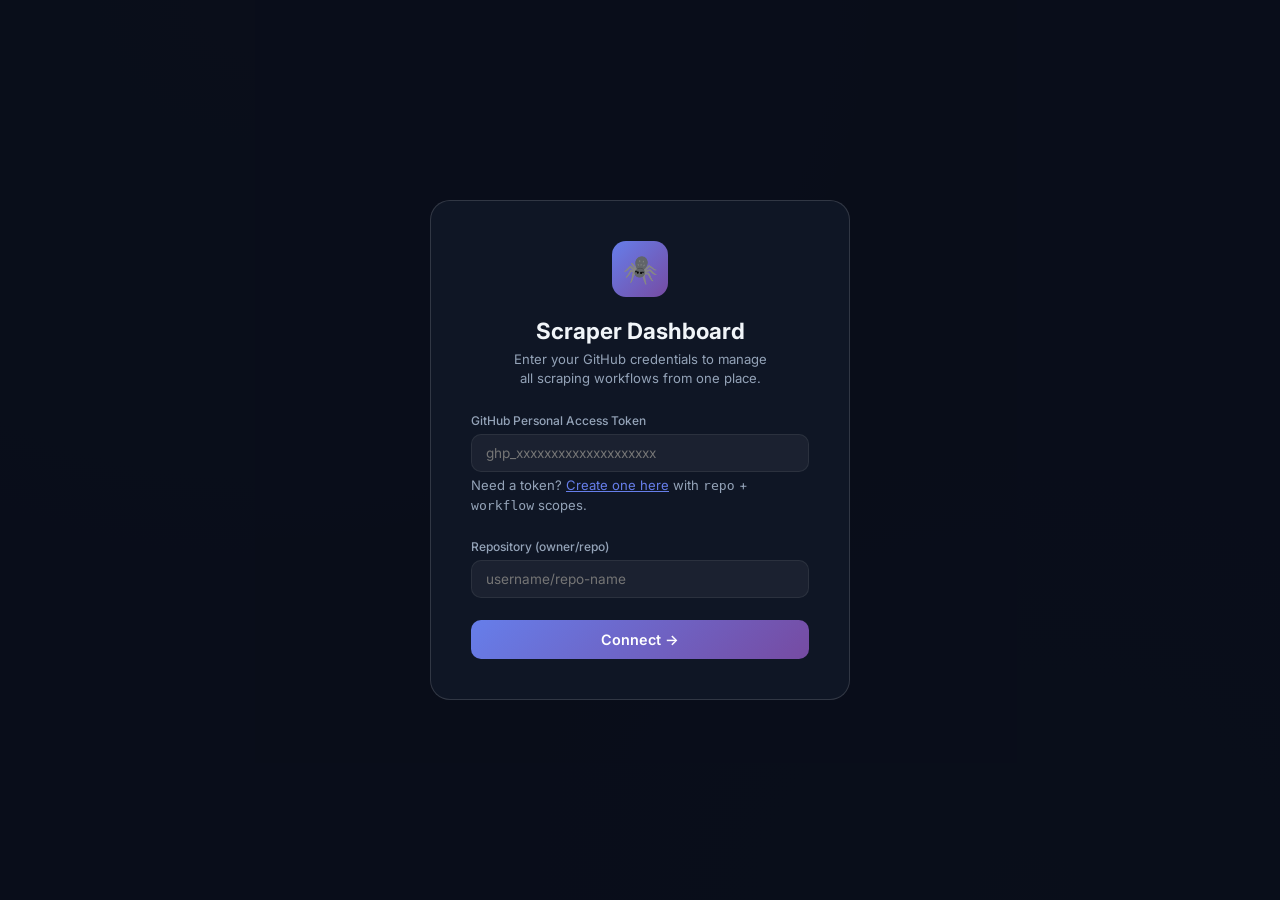
<file: docs/index.html>
<!DOCTYPE html>
<html lang="en">

<head>
    <meta charset="UTF-8">
    <meta name="viewport" content="width=device-width, initial-scale=1.0">
    <title>Scraper Workflow Dashboard</title>
    <link href="https://fonts.googleapis.com/css2?family=Inter:wght@300;400;500;600;700;800&display=swap"
        rel="stylesheet">
    <style>
        :root {
            --bg: #0a0e1a;
            --card: rgba(17, 24, 39, 0.75);
            --card-hover: rgba(22, 30, 48, 0.9);
            --border: rgba(255, 255, 255, 0.07);
            --border-act: rgba(255, 255, 255, 0.14);
            --text: #f1f5f9;
            --sub: #94a3b8;
            --muted: #64748b;
            --green: #22c55e;
            --red: #ef4444;
            --yellow: #f59e0b;
            --blue: #667eea;
            --purple: #764ba2;
            --r: 16px;
        }

        * {
            margin: 0;
            padding: 0;
            box-sizing: border-box;
        }

        body {
            font-family: 'Inter', sans-serif;
            background: var(--bg);
            color: var(--text);
            min-height: 100vh;
            background-image:
                radial-gradient(ellipse at 20% 0%, rgba(102, 126, 234, .07) 0%, transparent 50%),
                radial-gradient(ellipse at 80% 100%, rgba(118, 75, 162, .05) 0%, transparent 50%);
        }

        /* ======= AUTH OVERLAY ======= */
        #auth-overlay {
            position: fixed;
            inset: 0;
            background: rgba(10, 14, 26, .97);
            display: flex;
            align-items: center;
            justify-content: center;
            z-index: 1000;
        }

        .auth-box {
            background: rgba(17, 24, 39, .9);
            border: 1px solid var(--border-act);
            border-radius: 20px;
            padding: 40px;
            width: 420px;
            text-align: center;
        }

        .auth-logo {
            width: 56px;
            height: 56px;
            background: linear-gradient(135deg, var(--blue), var(--purple));
            border-radius: 14px;
            display: flex;
            align-items: center;
            justify-content: center;
            margin: 0 auto 20px;
            font-size: 28px;
        }

        .auth-box h2 {
            font-size: 1.4rem;
            font-weight: 700;
            margin-bottom: 6px;
        }

        .auth-box p {
            color: var(--sub);
            font-size: .82rem;
            margin-bottom: 24px;
            line-height: 1.5;
        }

        .auth-field {
            margin-bottom: 14px;
            text-align: left;
        }

        .auth-field label {
            font-size: .75rem;
            color: var(--sub);
            display: block;
            margin-bottom: 6px;
            font-weight: 500;
        }

        .auth-field input {
            width: 100%;
            background: rgba(255, 255, 255, .05);
            border: 1px solid var(--border);
            border-radius: 10px;
            padding: 10px 14px;
            color: var(--text);
            font-family: inherit;
            font-size: .85rem;
        }

        .auth-field input:focus {
            outline: none;
            border-color: rgba(102, 126, 234, .5);
        }

        .auth-hint {
            font-size: .7rem;
            color: var(--muted);
            margin-top: 4px;
        }

        .btn-primary {
            width: 100%;
            padding: 11px;
            background: linear-gradient(135deg, var(--blue), var(--purple));
            border: none;
            border-radius: 10px;
            color: white;
            font-weight: 600;
            font-size: .9rem;
            cursor: pointer;
            font-family: inherit;
            margin-top: 8px;
            transition: opacity .2s;
        }

        .btn-primary:hover {
            opacity: .9;
        }

        /* ======= HEADER ======= */
        .header {
            position: sticky;
            top: 0;
            z-index: 100;
            background: rgba(10, 14, 26, .88);
            backdrop-filter: blur(20px);
            border-bottom: 1px solid var(--border);
            padding: 14px 24px;
        }

        .header-content {
            max-width: 1400px;
            margin: 0 auto;
            display: flex;
            align-items: center;
            justify-content: space-between;
        }

        .logo-row {
            display: flex;
            align-items: center;
            gap: 12px;
        }

        .logo-icon {
            width: 34px;
            height: 34px;
            background: linear-gradient(135deg, var(--blue), var(--purple));
            border-radius: 9px;
            display: flex;
            align-items: center;
            justify-content: center;
        }

        h1 {
            font-size: 1.25rem;
            font-weight: 700;
            background: linear-gradient(135deg, var(--blue), var(--purple));
            -webkit-background-clip: text;
            -webkit-text-fill-color: transparent;
            background-clip: text;
        }

        .subtitle {
            font-size: .73rem;
            color: var(--muted);
            margin-top: 1px;
        }

        .stats-pill {
            background: rgba(255, 255, 255, .05);
            border: 1px solid var(--border);
            border-radius: 24px;
            padding: 7px 16px;
            font-size: .78rem;
            color: var(--sub);
            display: flex;
            align-items: center;
            gap: 10px;
        }

        .repo-badge {
            font-size: .7rem;
            color: var(--muted);
            background: rgba(255, 255, 255, .04);
            border: 1px solid var(--border);
            border-radius: 8px;
            padding: 3px 10px;
        }

        .logout-btn {
            background: none;
            border: 1px solid var(--border);
            border-radius: 8px;
            padding: 5px 12px;
            color: var(--muted);
            font-size: .72rem;
            cursor: pointer;
            font-family: inherit;
            transition: all .2s;
        }

        .logout-btn:hover {
            border-color: var(--border-act);
            color: var(--text);
        }

        /* ======= FILTER ======= */
        .filter-bar {
            max-width: 1400px;
            margin: 0 auto;
            padding: 14px 24px 0;
        }

        .filter-inner {
            display: flex;
            gap: 7px;
            flex-wrap: wrap;
        }

        .filter-btn {
            background: rgba(255, 255, 255, .04);
            border: 1px solid var(--border);
            border-radius: 20px;
            padding: 5px 14px;
            font-size: .75rem;
            color: var(--sub);
            cursor: pointer;
            font-family: inherit;
            transition: all .2s;
        }

        .filter-btn:hover {
            background: rgba(255, 255, 255, .08);
            color: var(--text);
        }

        .filter-btn.active {
            background: linear-gradient(135deg, rgba(102, 126, 234, .2), rgba(118, 75, 162, .2));
            border-color: rgba(102, 126, 234, .4);
            color: var(--text);
        }

        /* ======= GRID ======= */
        .container {
            max-width: 1400px;
            margin: 0 auto;
            padding: 18px 24px 60px;
        }

        .grid {
            display: grid;
            grid-template-columns: repeat(auto-fill, minmax(370px, 1fr));
            gap: 18px;
        }

        /* ======= CARD ======= */
        .card {
            background: var(--card);
            backdrop-filter: blur(12px);
            border: 1px solid var(--border);
            border-radius: var(--r);
            padding: 20px;
            display: flex;
            flex-direction: column;
            gap: 12px;
            position: relative;
            overflow: hidden;
            transition: all .3s;
        }

        .card::before {
            content: '';
            position: absolute;
            top: 0;
            left: 0;
            right: 0;
            height: 3px;
            background: var(--c, var(--blue));
            opacity: .6;
            transition: opacity .3s;
        }

        .card:hover {
            background: var(--card-hover);
            border-color: var(--border-act);
            transform: translateY(-2px);
            box-shadow: 0 8px 28px rgba(0, 0, 0, .3);
        }

        .card:hover::before {
            opacity: 1;
        }

        .card.running {
            border-color: rgba(34, 197, 94, .2);
        }

        .card.running::before {
            background: var(--green);
            opacity: 1;
        }

        .card.in_progress {
            border-color: rgba(245, 158, 11, .2);
        }

        .card.in_progress::before {
            background: var(--yellow);
            opacity: 1;
        }

        .card.failure {
            border-color: rgba(239, 68, 68, .2);
        }

        .card.failure::before {
            background: var(--red);
            opacity: 1;
        }

        /* ======= CARD HEADER ======= */
        .title-row {
            display: flex;
            align-items: center;
            gap: 8px;
        }

        .dot {
            width: 9px;
            height: 9px;
            border-radius: 50%;
            flex-shrink: 0;
            background: var(--muted);
        }

        .dot.running,
        .dot.queued {
            background: var(--green);
            animation: pulse 1.5s infinite;
            box-shadow: 0 0 8px rgba(34, 197, 94, .5);
        }

        .dot.in_progress {
            background: var(--yellow);
            animation: pulse 1.5s infinite;
        }

        .dot.failure,
        .dot.cancelled {
            background: var(--red);
        }

        .dot.success {
            background: var(--blue);
        }

        @keyframes pulse {

            0%,
            100% {
                opacity: 1;
                transform: scale(1)
            }

            50% {
                opacity: .5;
                transform: scale(1.2)
            }
        }

        .card-title {
            font-size: 1rem;
            font-weight: 600;
            flex: 1;
        }

        .badge {
            font-size: .62rem;
            font-weight: 600;
            text-transform: uppercase;
            letter-spacing: .5px;
            padding: 2px 9px;
            border-radius: 10px;
            background: rgba(255, 255, 255, .06);
            color: var(--sub);
            white-space: nowrap;
        }

        .card-desc {
            font-size: .78rem;
            color: var(--sub);
            line-height: 1.5;
            margin-top: 2px;
        }

        .card-file {
            margin-top: 2px;
        }

        .card-file code {
            font-size: .68rem;
            color: var(--muted);
            background: rgba(255, 255, 255, .04);
            padding: 2px 7px;
            border-radius: 5px;
            font-family: 'SF Mono', 'Fira Code', monospace;
        }

        /* ======= CONFIG PANEL ======= */
        .divider {
            border-top: 1px solid var(--border);
            padding-top: 10px;
        }

        .config-toggle {
            display: flex;
            align-items: center;
            gap: 5px;
            background: none;
            border: none;
            color: var(--muted);
            font-size: .72rem;
            cursor: pointer;
            font-family: inherit;
            padding: 3px 0;
            transition: color .2s;
        }

        .config-toggle:hover {
            color: var(--text);
        }

        .config-panel {
            margin-top: 10px;
            display: flex;
            flex-direction: column;
            gap: 7px;
        }

        .field {
            display: flex;
            align-items: center;
            gap: 8px;
        }

        .field label {
            font-size: .68rem;
            font-weight: 500;
            color: var(--sub);
            min-width: 150px;
            font-family: 'SF Mono', 'Fira Code', monospace;
        }

        .field input,
        .field select {
            flex: 1;
            background: rgba(255, 255, 255, .04);
            border: 1px solid var(--border);
            border-radius: 7px;
            padding: 5px 9px;
            font-size: .72rem;
            color: var(--text);
            font-family: 'SF Mono', 'Fira Code', monospace;
            transition: border-color .2s;
        }

        .field input:focus,
        .field select:focus {
            outline: none;
            border-color: rgba(102, 126, 234, .5);
        }

        .field-hint {
            font-size: .62rem;
            color: var(--muted);
            margin-top: 1px;
            margin-left: 158px;
        }

        /* ======= ACTIONS ======= */
        .actions {
            display: flex;
            align-items: center;
            gap: 10px;
            border-top: 1px solid var(--border);
            padding-top: 12px;
        }

        .btn-run {
            display: inline-flex;
            align-items: center;
            gap: 5px;
            padding: 7px 16px;
            background: linear-gradient(135deg, #22c55e, #16a34a);
            color: white;
            border: none;
            border-radius: 8px;
            font-size: .78rem;
            font-weight: 600;
            cursor: pointer;
            font-family: inherit;
            transition: all .2s;
            box-shadow: 0 2px 10px rgba(34, 197, 94, .25);
        }

        .btn-run:hover {
            transform: translateY(-1px);
            box-shadow: 0 4px 14px rgba(34, 197, 94, .35);
        }

        .btn-run:disabled {
            opacity: .5;
            cursor: not-allowed;
            transform: none;
        }

        .btn-cancel {
            display: inline-flex;
            align-items: center;
            gap: 5px;
            padding: 7px 14px;
            background: rgba(239, 68, 68, .12);
            color: #ef4444;
            border: 1px solid rgba(239, 68, 68, .25);
            border-radius: 8px;
            font-size: .76rem;
            font-weight: 500;
            cursor: pointer;
            font-family: inherit;
            transition: all .2s;
        }

        .btn-cancel:hover {
            background: rgba(239, 68, 68, .2);
        }

        .run-link {
            margin-left: auto;
            font-size: .72rem;
            color: var(--muted);
            text-decoration: none;
            transition: color .2s;
        }

        .run-link:hover {
            color: var(--blue);
        }

        .status-text {
            margin-left: auto;
            font-size: .72rem;
            font-weight: 500;
            color: var(--muted);
        }

        .status-text.running,
        .status-text.queued {
            color: var(--green);
        }

        .status-text.in_progress {
            color: var(--yellow);
        }

        .status-text.failure,
        .status-text.cancelled {
            color: var(--red);
        }

        .status-text.success {
            color: var(--blue);
        }

        /* ======= LOADING ======= */
        .spinner {
            width: 14px;
            height: 14px;
            border: 2px solid rgba(255, 255, 255, .15);
            border-top-color: white;
            border-radius: 50%;
            animation: spin .6s linear infinite;
        }

        @keyframes spin {
            to {
                transform: rotate(360deg)
            }
        }

        /* ======= TOAST ======= */
        #toast {
            position: fixed;
            bottom: 24px;
            right: 24px;
            background: #1e293b;
            border: 1px solid var(--border-act);
            color: var(--text);
            padding: 12px 18px;
            border-radius: 10px;
            font-size: .8rem;
            transform: translateY(80px);
            opacity: 0;
            transition: all .3s;
            z-index: 9999;
            max-width: 320px;
        }

        #toast.show {
            transform: translateY(0);
            opacity: 1;
        }

        #toast.error {
            border-color: rgba(239, 68, 68, .4);
            background: #2d1919;
        }

        #toast.ok {
            border-color: rgba(34, 197, 94, .4);
            background: #192d1c;
        }

        @media(max-width:820px) {
            .grid {
                grid-template-columns: 1fr
            }

            .header-content {
                flex-direction: column;
                align-items: flex-start;
                gap: 8px
            }

            .field {
                flex-direction: column;
                align-items: stretch
            }

            .field label {
                min-width: auto
            }

            .field-hint {
                margin-left: 0
            }
        }
    </style>
</head>

<body>

    <!-- ========== AUTH OVERLAY ========== -->
    <div id="auth-overlay">
        <div class="auth-box">
            <div class="auth-logo">🕷️</div>
            <h2>Scraper Dashboard</h2>
            <p>Enter your GitHub credentials to manage<br>all scraping workflows from one place.</p>

            <div class="auth-field">
                <label>GitHub Personal Access Token</label>
                <input type="password" id="token-input" placeholder="ghp_xxxxxxxxxxxxxxxxxxxx" />
                <p class="auth-hint">
                    Need a token? <a href="https://github.com/settings/tokens/new?scopes=repo,workflow" target="_blank"
                        style="color:#667eea">Create one here</a> with <code>repo</code> + <code>workflow</code> scopes.
                </p>
            </div>

            <div class="auth-field">
                <label>Repository (owner/repo)</label>
                <input type="text" id="repo-input" placeholder="username/repo-name" />
            </div>

            <button class="btn-primary" onclick="login()">Connect →</button>
        </div>
    </div>

    <!-- ========== HEADER ========== -->
    <header class="header" id="main-header" style="display:none">
        <div class="header-content">
            <div class="logo-row">
                <div class="logo-icon">
                    <svg width="18" height="18" viewBox="0 0 24 24" fill="none" stroke="white" stroke-width="2.5">
                        <polyline points="22 12 18 12 15 21 9 3 6 12 2 12" />
                    </svg>
                </div>
                <div>
                    <h1>Scraper Dashboard</h1>
                    <p class="subtitle">GitHub Actions Workflow Manager</p>
                </div>
            </div>
            <div style="display:flex;align-items:center;gap:10px">
                <span class="repo-badge" id="repo-display"></span>
                <div class="stats-pill">
                    <span><b id="total-count">0</b> workflows</span>
                    <span style="opacity:.3">·</span>
                    <span style="color:var(--green)"><b id="running-count">0</b> active</span>
                </div>
                <button class="logout-btn" onclick="logout()">Logout</button>
                <button class="logout-btn" onclick="syncFork()" style="border-color:#667eea;color:#667eea">
                    Sync Fork
                </button>
            </div>
        </div>
    </header>

    <!-- ========== FILTER ========== -->
    <div class="filter-bar" id="filter-bar" style="display:none">
        <div class="filter-inner" id="filter-inner">
            <button class="filter-btn active" onclick="setFilter('all')">All</button>
        </div>
    </div>

    <!-- ========== MAIN ========== -->
    <main class="container" id="main-content" style="display:none">
        <div class="grid" id="grid"></div>
    </main>

    <div id="toast"></div>

    <script>
        // ===== WORKFLOW DEFINITIONS =====
        // Each maps to an existing .github/workflows/*.yml file.
        // `inputs` mirrors the workflow_dispatch inputs exactly.
        const WORKFLOWS = [
            {
                key: 'cymax-sitemap-products',
                file: 'cymax-sitemap-products.yml',
                name: 'Cymax Sitemap',
                desc: 'Discover product URLs from Cymax sitemaps via FlareSolverr',
                category: 'FlareSolverr',
                color: '#FF6B6B',
                inputs: [
                    { id: 'sites', label: 'sites', default: 'www.cymax.com', hint: 'Comma-separated site list' },
                    { id: 'output_csv', label: 'output_csv', default: 'cymax_url.csv' },
                    { id: 'sitemap_offset', label: 'sitemap_offset', default: '1' },
                    { id: 'max_sitemaps', label: 'max_sitemaps', default: '2' },
                    { id: 'sitemaps_per_job', label: 'sitemaps_per_job', default: '1' },
                    { id: 'max_urls_per_sitemap', label: 'max_urls_per_sitemap', default: '5' },
                ]
            },
            {
                key: 'drl-scrapper',
                file: 'drl-scrapper.yml',
                name: 'DRL / TVS / DRO / BFD',
                desc: 'Scrape Discount Living Rooms and similar stores via sitemap',
                category: 'Sitemap',
                color: '#4ECDC4',
                inputs: [
                    { id: 'url', label: 'url', default: 'https://www.discountlivingrooms.com', hint: 'Base site URL' },
                    { id: 'total_sitemaps', label: 'total_sitemaps', default: '0' },
                    { id: 'sitemaps_per_job', label: 'sitemaps_per_job', default: '2' },
                    { id: 'urls_per_sitemap', label: 'urls_per_sitemap', default: '100' },
                    { id: 'max_workers', label: 'max_workers', default: '4' },
                    { id: 'request_delay', label: 'request_delay', default: '1.0' },
                ]
            },
            {
                key: 'em-scrapper',
                file: 'em-scrapper.yml',
                name: 'Emma Mason (FlareSolverr)',
                desc: 'Scrape Emma Mason with dynamic FlareSolverr instance pool',
                category: 'FlareSolverr',
                color: '#45B7D1',
                inputs: [
                    { id: 'url', label: 'url', default: 'https://www.emmamason.com' },
                    { id: 'total_sitemaps', label: 'total_sitemaps', default: '0' },
                    { id: 'sitemaps_per_job', label: 'sitemaps_per_job', default: '2' },
                    { id: 'urls_per_sitemap', label: 'urls_per_sitemap', default: '100' },
                    { id: 'max_workers', label: 'max_workers', default: '10' },
                    { id: 'flaresolverr_instances', label: 'flaresolverr_instances', default: '0', hint: '0 = same as max_workers' },
                    { id: 'request_delay', label: 'request_delay', default: '0' },
                    { id: 'global_rate_limit', label: 'global_rate_limit', default: 'false', type: 'select', options: ['false', 'true'] },
                    { id: 'sample_size', label: 'sample_size', default: '5' },
                ]
            },
            {
                key: 'em-algolia-scrapper',
                file: 'em-algolia-scrapper.yml',
                name: 'Emma Mason Algolia',
                desc: 'Fetch Emma Mason products from Algolia search index',
                category: 'API',
                color: '#96CEB4',
                inputs: [
                    { id: 'page', label: 'page', default: '0', hint: '0 = all pages' },
                    { id: 'hits_per_page', label: 'hits_per_page', default: '24' },
                    { id: 'max_workers', label: 'max_workers', default: '8' },
                    { id: 'request_delay', label: 'request_delay', default: '0.1' },
                    { id: 'timeout', label: 'timeout', default: '30' },
                    { id: 'retries', label: 'retries', default: '3' },
                ]
            },
            {
                key: 'fp-fc-scrapper',
                file: 'fp-fc-scrapper.yml',
                name: 'FurnitureCart / FurniturePick',
                desc: 'Scrape FurnitureCart with bundle variation support via FlareSolverr',
                category: 'FlareSolverr',
                color: '#FFEAA7',
                inputs: [
                    { id: 'url', label: 'url', default: 'https://www.furniturecart.com' },
                    { id: 'total_sitemaps', label: 'total_sitemaps', default: '0' },
                    { id: 'urls_per_sitemap', label: 'urls_per_sitemap', default: '1000' },
                    { id: 'urls_per_job', label: 'urls_per_job', default: '500' },
                    { id: 'max_workers', label: 'max_workers', default: '4' },
                    { id: 'request_delay', label: 'request_delay', default: '1.0' },
                    { id: 'sample_size', label: 'sample_size', default: '5' },
                ]
            },
            {
                key: 'graphql',
                file: 'graphql.yaml',
                name: 'Home Depot GraphQL',
                desc: 'Scrape Home Depot products via GraphQL API',
                category: 'GraphQL',
                color: '#DDA0DD',
                inputs: [
                    { id: 'url', label: 'url', default: 'https://www.homedepot.com' },
                    { id: 'total_sitemaps', label: 'total_sitemaps', default: '0' },
                    { id: 'sitemaps_per_job', label: 'sitemaps_per_job', default: '2' },
                    { id: 'urls_per_sitemap', label: 'urls_per_sitemap', default: '100' },
                    { id: 'max_workers', label: 'max_workers', default: '4' },
                    { id: 'request_delay', label: 'request_delay', default: '1.0' },
                    { id: 'graphql_url', label: 'graphql_url', default: 'https://apionline.homedepot.com/federation-gateway/graphql?opname=productClientOnlyProduct' },
                    { id: 'store_id', label: 'store_id', default: '1710' },
                    { id: 'zip_code', label: 'zip_code', default: '96913' },
                ]
            },
            {
                key: 'gshopping',
                file: 'gshopping.yml',
                name: 'Google Shopping',
                desc: 'Scrape Google Shopping competitor data (Selenium + CAPTCHA solver)',
                category: 'Selenium',
                color: '#F39C12',
                inputs: []
            },
            {
                key: 'gshopping-multi',
                file: 'gshopping-multi.yml',
                name: 'Google Shopping Multi',
                desc: 'Google Shopping scraper with parallel keyword processing',
                category: 'Selenium',
                color: '#E67E22',
                inputs: []
            },
            {
                key: 'gshopping_flaresolver',
                file: 'gshopping_flaresolver.yml',
                name: 'Google Shopping (FlareSolverr)',
                desc: 'Google Shopping via FlareSolverr bypass',
                category: 'FlareSolverr',
                color: '#E74C3C',
                inputs: []
            },
            {
                key: 'gshopping_keyword',
                file: 'gshopping_keyword.yml',
                name: 'Google Shopping Keywords',
                desc: 'Keyword-based Google Shopping competitor scraper',
                category: 'Selenium',
                color: '#C0392B',
                inputs: []
            },
            {
                key: 'ovs-bbb',
                file: 'ovs-bbb.yml',
                name: 'Overstock + BBB',
                desc: 'Scrape Overstock products and cross-reference with BBB',
                category: 'API',
                color: '#8E44AD',
                inputs: [
                    { id: 'url', label: 'url', default: '', hint: 'Overstock base URL' },
                    { id: 'total_sitemaps', label: 'total_sitemaps', default: '0' },
                    { id: 'sitemaps_per_job', label: 'sitemaps_per_job', default: '2' },
                    { id: 'urls_per_sitemap', label: 'urls_per_sitemap', default: '100' },
                    { id: 'max_workers', label: 'max_workers', default: '4' },
                    { id: 'request_delay', label: 'request_delay', default: '1.0' },
                ]
            },
            {
                key: 'bbb-ovs-sku',
                file: 'bbb-ovs-sku.yml',
                name: 'BBB SKU Extractor',
                desc: 'Extract SKUs from BBB API for OVS variant IDs',
                category: 'API',
                color: '#9B59B6',
                inputs: [
                    { id: 'input_filename', label: 'input_filename', default: 'overstock_data.csv', hint: 'CSV filename on FTP' },
                    { id: 'total_chunks', label: 'total_chunks', default: '4' },
                    { id: 'api_url', label: 'api_url', default: 'https://api.bedbathandbeyond.com/options' },
                ]
            },
            {
                key: 'shopifyscrapper-cloudflare',
                file: 'shopifyscrapper-cloudflare.yml',
                name: 'Shopify (Cloudflare)',
                desc: 'Scrape Cloudflare-protected Shopify stores',
                category: 'Cloudflare',
                color: '#1ABC9C',
                inputs: [
                    { id: 'url', label: 'url', default: 'https://www.graysonliving.com' },
                    { id: 'total_sitemaps', label: 'total_sitemaps', default: '0' },
                    { id: 'sitemaps_per_job', label: 'sitemaps_per_job', default: '2' },
                    { id: 'urls_per_sitemap', label: 'urls_per_sitemap', default: '200' },
                    { id: 'max_workers', label: 'max_workers', default: '3' },
                    { id: 'request_delay', label: 'request_delay', default: '1.5' },
                ]
            },
            {
                key: 'shopifyscrapper-normal',
                file: 'shopifyscrapper-normal.yml',
                name: 'Shopify (Normal)',
                desc: 'Scrape standard Shopify stores via .js product endpoint',
                category: 'HTTP',
                color: '#2ECC71',
                inputs: [
                    { id: 'url', label: 'url', default: 'https://www.graysonliving.com' },
                    { id: 'total_sitemaps', label: 'total_sitemaps', default: '0' },
                    { id: 'sitemaps_per_job', label: 'sitemaps_per_job', default: '2' },
                    { id: 'urls_per_sitemap', label: 'urls_per_sitemap', default: '200' },
                    { id: 'max_workers', label: 'max_workers', default: '8' },
                ]
            },
        ];

        // ===== STATE =====
        let TOKEN = '', REPO = '', activeFilter = 'all';
        let runStates = {}; // key -> {state, run_id, url}

        // ===== AUTH =====
        function login() {
            TOKEN = document.getElementById('token-input').value.trim();
            REPO = document.getElementById('repo-input').value.trim();
            if (!TOKEN || !REPO) { toast('Please fill in both fields', 'error'); return; }
            localStorage.setItem('gh_token', TOKEN);
            localStorage.setItem('gh_repo', REPO);
            showDashboard();
        }
        function logout() {
            localStorage.removeItem('gh_token');
            localStorage.removeItem('gh_repo');
            TOKEN = ''; REPO = '';
            document.getElementById('auth-overlay').style.display = 'flex';
            document.getElementById('main-header').style.display = 'none';
            document.getElementById('filter-bar').style.display = 'none';
            document.getElementById('main-content').style.display = 'none';
        }
        function showDashboard() {
            document.getElementById('auth-overlay').style.display = 'none';
            document.getElementById('main-header').style.display = 'block';
            document.getElementById('filter-bar').style.display = 'block';
            document.getElementById('main-content').style.display = 'block';
            document.getElementById('repo-display').textContent = REPO;
            document.getElementById('total-count').textContent = WORKFLOWS.length;
            buildFilters();
            renderGrid();
            pollRuns();
        }

        // Auto-restore session
        window.addEventListener('DOMContentLoaded', () => {
            TOKEN = localStorage.getItem('gh_token') || '';
            REPO = localStorage.getItem('gh_repo') || '';
            if (TOKEN && REPO) { showDashboard(); }
        });

        // ===== FILTERS =====
        function buildFilters() {
            const cats = [...new Set(WORKFLOWS.map(w => w.category))].sort();
            const bar = document.getElementById('filter-inner');
            bar.innerHTML = `<button class="filter-btn active" onclick="setFilter('all')">All</button>`;
            cats.forEach(c => {
                bar.innerHTML += `<button class="filter-btn" onclick="setFilter('${c}')">${c}</button>`;
            });
        }
        function setFilter(f) {
            activeFilter = f;
            document.querySelectorAll('.filter-btn').forEach(b => {
                b.classList.toggle('active', b.textContent.toLowerCase() === (f === 'all' ? 'all' : f.toLowerCase()));
            });
            renderGrid();
        }

        // ===== RENDER GRID =====
        function renderGrid() {
            const grid = document.getElementById('grid');
            const shown = activeFilter === 'all' ? WORKFLOWS : WORKFLOWS.filter(w => w.category === activeFilter);
            grid.innerHTML = shown.map(wf => cardHTML(wf)).join('');
        }

        function cardHTML(wf) {
            const st = runStates[wf.key] || {};
            const state = st.state || 'idle';
            const hasCfg = wf.inputs.length > 0;
            return `
    <div class="card ${state}" id="card-${wf.key}" style="--c:${wf.color}">
        <div>
            <div class="title-row">
                <div class="dot ${state}"></div>
                <span class="card-title">${wf.name}</span>
                <span class="badge">${wf.category}</span>
            </div>
            <p class="card-desc">${wf.desc}</p>
            <p class="card-file"><code>${wf.file}</code></p>
        </div>

        ${hasCfg ? `
        <div class="divider">
            <button class="config-toggle" onclick="toggleConfig('${wf.key}')">
                ⚙ Inputs <span id="arrow-${wf.key}">▸</span>
            </button>
            <div class="config-panel" id="cfg-${wf.key}" style="display:none">
                ${wf.inputs.map(inp => `
                <div>
                    <div class="field">
                        <label>${inp.label}</label>
                        ${inp.type === 'select'
                    ? `<select id="inp-${wf.key}-${inp.id}">
                                    ${(inp.options || []).map(o => `<option value="${o}" ${o === inp.default ? 'selected' : ''}>${o}</option>`).join('')}
                               </select>`
                    : `<input id="inp-${wf.key}-${inp.id}" value="${escHtml(inp.default)}" placeholder="${inp.label}" />`
                }
                    </div>
                    ${inp.hint ? `<p class="field-hint">${inp.hint}</p>` : ''}
                </div>`).join('')}
            </div>
        </div>` : ''}

        <div class="actions ${hasCfg ? '' : 'divider'}">
            <button class="btn-run" id="run-btn-${wf.key}" onclick="runWorkflow('${wf.key}')">
                <svg width="12" height="12" viewBox="0 0 24 24" fill="currentColor"><polygon points="5,3 19,12 5,21"/></svg>
                Run
            </button>
            <span class="status-text ${state}" id="status-lbl-${wf.key}">${stateLabel(state)}</span>
            ${st.url ? `<a class="run-link" href="${st.url}" target="_blank">⤴ View run</a>` : ''}
        </div>
    </div>`;
        }

        function stateLabel(s) {
            const map = { idle: 'Idle', queued: 'Queued…', in_progress: 'Running…', success: 'Completed', failure: 'Failed', cancelled: 'Cancelled' };
            return map[s] || s;
        }
        function escHtml(s) {
            return String(s || '').replace(/&/g, '&amp;').replace(/"/g, '&quot;').replace(/</g, '&lt;').replace(/>/g, '&gt;');
        }
        function toggleConfig(key) {
            const p = document.getElementById(`cfg-${key}`);
            const a = document.getElementById(`arrow-${key}`);
            const open = p.style.display !== 'none';
            p.style.display = open ? 'none' : 'block';
            a.textContent = open ? '▸' : '▾';
        }

        // ===== RUN WORKFLOW =====
        async function runWorkflow(key) {
            const wf = WORKFLOWS.find(w => w.key === key);
            const btn = document.getElementById(`run-btn-${key}`);
            btn.disabled = true;
            btn.innerHTML = `<div class="spinner"></div> Triggering…`;

            // Collect inputs
            const inputs = {};
            wf.inputs.forEach(inp => {
                const el = document.getElementById(`inp-${key}-${inp.id}`);
                if (el) inputs[inp.id] = el.value;
            });

            try {
                const res = await ghFetch(`/repos/${REPO}/actions/workflows/${wf.file}/dispatches`, {
                    method: 'POST',
                    body: JSON.stringify({ ref: 'main', inputs })
                });
                if (res.status === 204 || res.ok) {
                    toast(`✅ "${wf.name}" triggered! Polling for run…`, 'ok');
                    runStates[key] = { state: 'queued' };
                    updateCard(key);
                    // wait a bit then poll
                    setTimeout(() => fetchLatestRun(key), 4000);
                } else {
                    const body = await res.json().catch(() => ({}));
                    toast(`❌ Failed: ${body.message || res.status}`, 'error');
                }
            } catch (e) {
                toast(`❌ Network error: ${e.message}`, 'error');
            }

            btn.disabled = false;
            btn.innerHTML = `<svg width="12" height="12" viewBox="0 0 24 24" fill="currentColor"><polygon points="5,3 19,12 5,21"/></svg> Run`;
        }

        // ===== POLL RUNS =====
        async function fetchLatestRun(key) {
            const wf = WORKFLOWS.find(w => w.key === key);
            try {
                const res = await ghFetch(`/repos/${REPO}/actions/workflows/${wf.file}/runs?per_page=1`);
                if (!res.ok) return;
                const data = await res.json();
                const run = (data.workflow_runs || [])[0];
                if (!run) return;
                runStates[key] = {
                    state: run.status === 'completed' ? run.conclusion : run.status,
                    run_id: run.id,
                    url: run.html_url
                };
                updateCard(key);
            } catch (e) { }
        }

        async function pollRuns() {
            const fetches = WORKFLOWS.map(wf => fetchLatestRun(wf.key));
            await Promise.all(fetches);
            const active = Object.values(runStates).filter(s => s.state === 'in_progress' || s.state === 'queued').length;
            document.getElementById('running-count').textContent = active;
            setTimeout(pollRuns, 8000);
        }

        function updateCard(key) {
            const wf = WORKFLOWS.find(w => w.key === key);
            const st = runStates[key] || {};
            const state = st.state || 'idle';

            const card = document.getElementById(`card-${key}`);
            if (card) {
                card.className = `card ${state}`;
            }
            const dot = card?.querySelector('.dot');
            if (dot) { dot.className = `dot ${state}`; }

            const lbl = document.getElementById(`status-lbl-${key}`);
            if (lbl) { lbl.textContent = stateLabel(state); lbl.className = `status-text ${state}`; }

            // update run link
            const actions = card?.querySelector('.actions');
            if (actions) {
                const old = actions.querySelector('.run-link');
                if (old) old.remove();
                if (st.url) {
                    const a = document.createElement('a');
                    a.className = 'run-link';
                    a.href = st.url;
                    a.target = '_blank';
                    a.textContent = '⤴ View run';
                    actions.appendChild(a);
                }
            }

            const active = Object.values(runStates).filter(s => s.state === 'in_progress' || s.state === 'queued').length;
            document.getElementById('running-count').textContent = active;
        }

        // ===== SYNC FORK =====
        async function syncFork() {
            if (!REPO) {
                toast('Repository not set', 'error');
                return;
            }

            try {
                toast('🔄 Syncing fork with upstream...', '');

                const res = await ghFetch(`/repos/${REPO}/merge-upstream`, {
                    method: 'POST',
                    body: JSON.stringify({ branch: 'main' })
                });

                if (res.ok) {
                    toast('✅ Fork synced successfully!', 'ok');
                } else {
                    const body = await res.json().catch(() => ({}));
                    toast(`❌ Sync failed: ${body.message || res.status}`, 'error');
                }
            } catch (e) {
                toast(`❌ Network error: ${e.message}`, 'error');
            }
        }
        // ===== GITHUB API =====
        async function ghFetch(path, opts = {}) {
            return fetch(`https://api.github.com${path}`, {
                ...opts,
                headers: {
                    'Authorization': `Bearer ${TOKEN}`,
                    'Accept': 'application/vnd.github+json',
                    'X-GitHub-Api-Version': '2022-11-28',
                    'Content-Type': 'application/json',
                    ...(opts.headers || {})
                }
            });
        }

        // ===== TOAST =====
        let toastTimer;
        function toast(msg, type = '') {
            const el = document.getElementById('toast');
            el.textContent = msg;
            el.className = `show ${type}`;
            clearTimeout(toastTimer);
            toastTimer = setTimeout(() => { el.className = ''; }, 3500);
        }
    </script>
</body>

</html>
</file>
